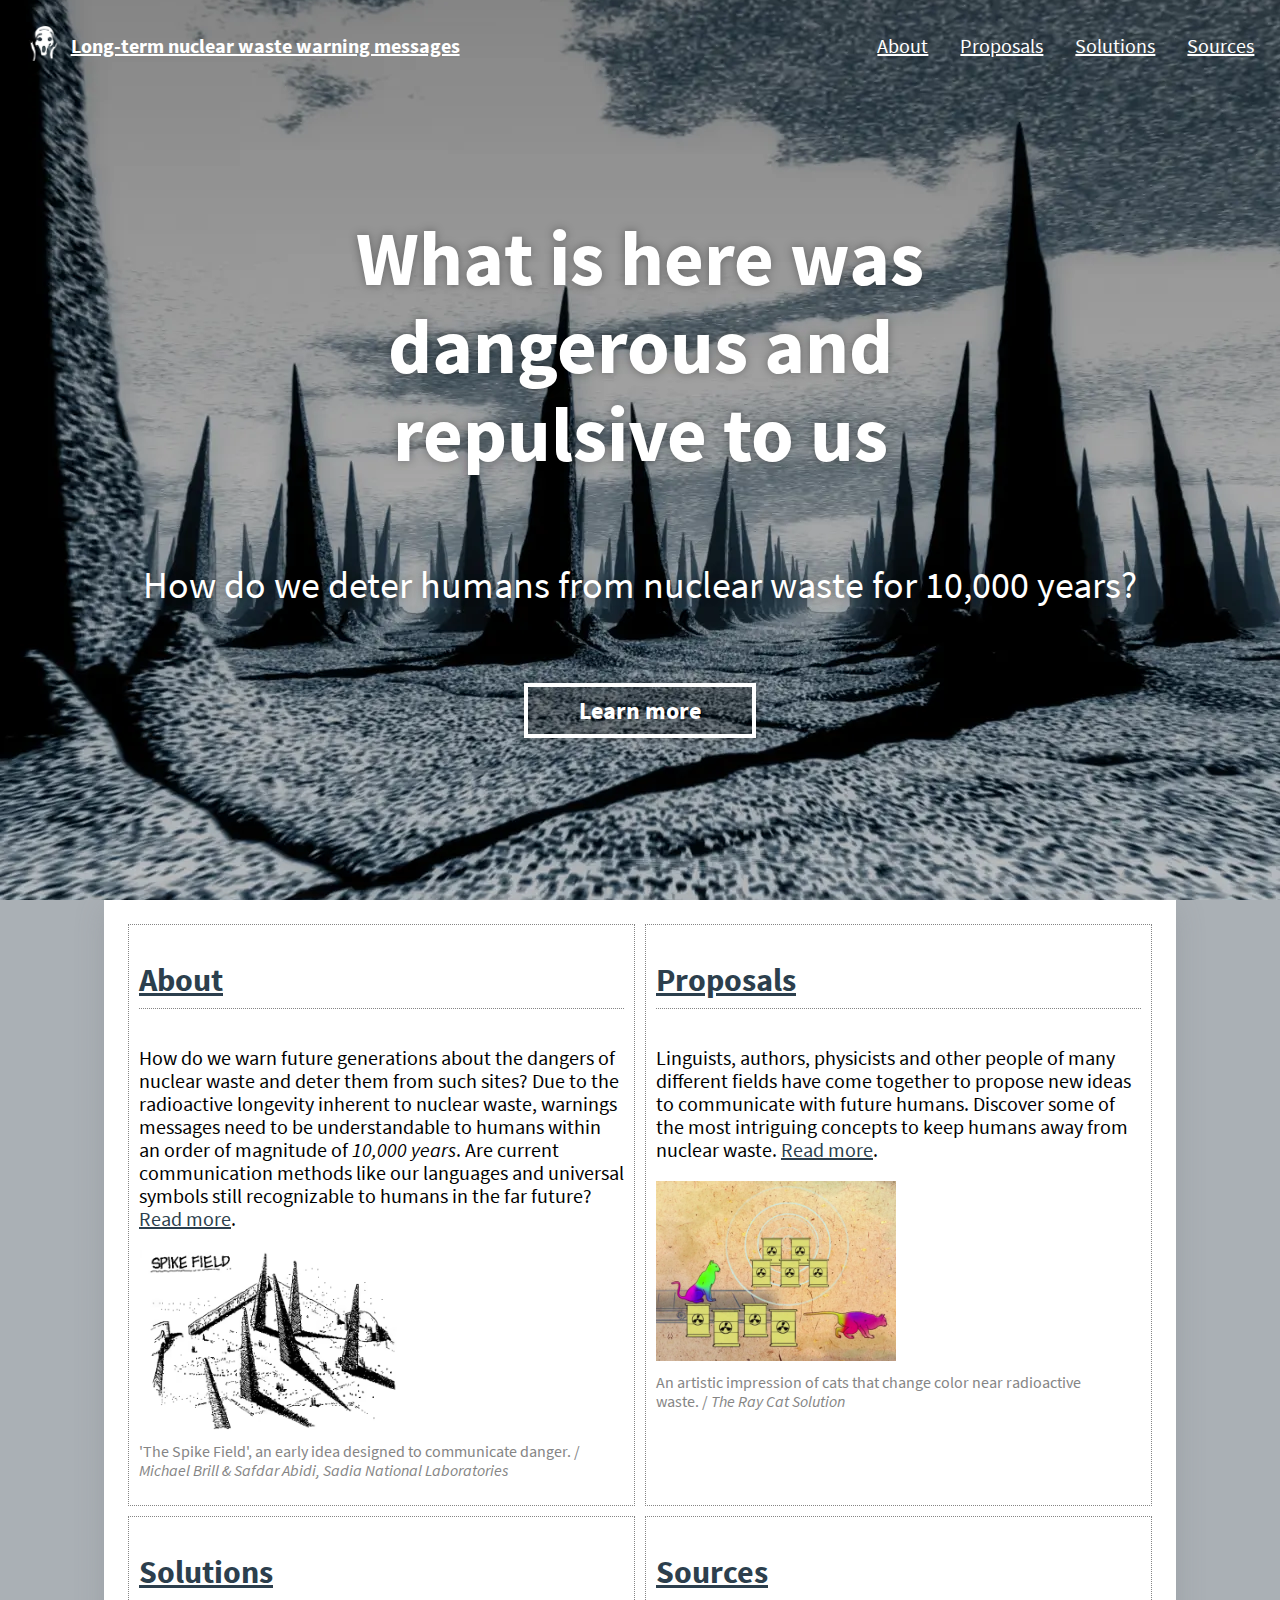
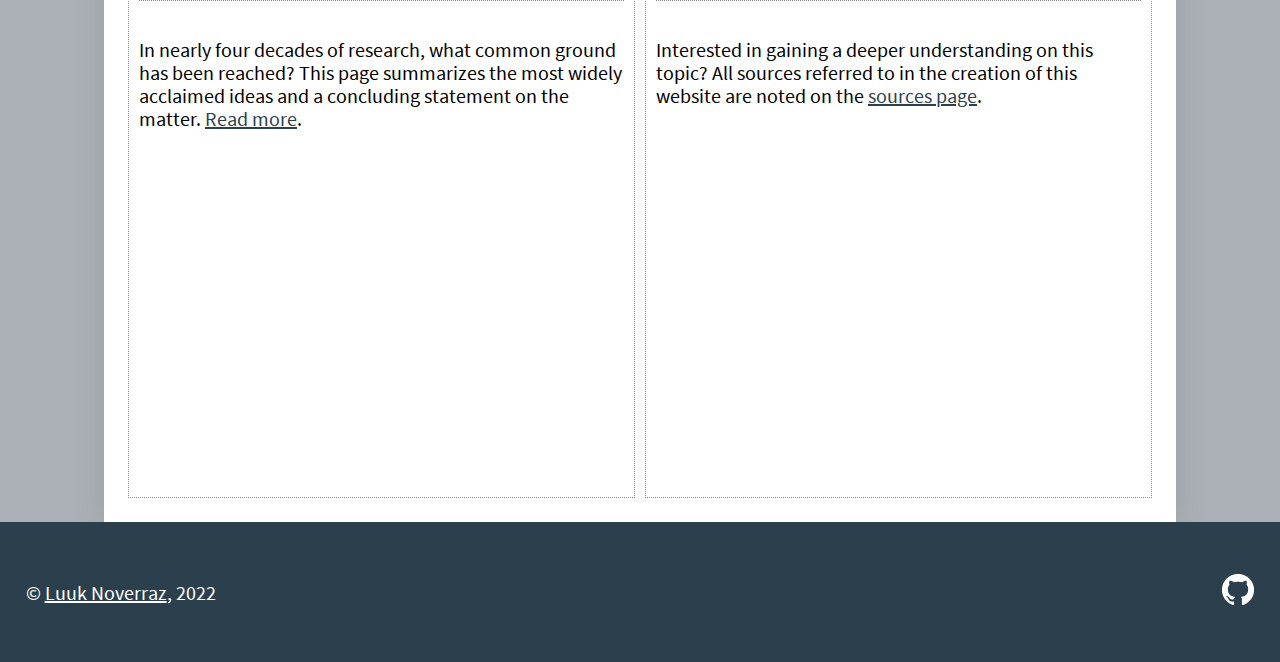
<file: index.html>
<!-- Website is hosted at https://oege.ie.hva.nl/~noverrl/ -->

<!DOCTYPE html>
<html lang="en">
    <head>
        <meta charset="utf-8">
        <meta name="viewport" content="width=device-width, initial-scale=1.0">
        <title>LTNWWM</title>
        <link href="style/normalize.css" rel="stylesheet" type="text/css">
        <link href="style/main.css" rel="stylesheet" type="text/css">
        <script src="script.js" async defer></script>

        <!-- Favicon -->
        <link rel="apple-touch-icon" sizes="180x180" href="style/icons/apple-touch-icon.png">
        <link rel="icon" type="image/png" sizes="32x32" href="style/icons/favicon-32x32.png">
        <link rel="icon" type="image/png" sizes="16x16" href="style/icons/favicon-16x16.png">
        <link rel="manifest" href="style/icons/site.webmanifest">
        <link rel="mask-icon" href="style/icons/safari-pinned-tab.svg" color="#2c3f4d">
        <link rel="shortcut icon" href="style/icons/favicon.ico">
        <meta name="msapplication-TileColor" content="#2c3f4d">
        <meta name="msapplication-config" content="/style/icons/browserconfig.xml">
        <meta name="theme-color" content="#ffffff">
    </head>
    <body>
        <header>
            <section>
                <a href="index.html"><img src="images/sitelogo.png" alt="LTNWWM Logo"></a>
                <a href="index.html" class="sel">Long-term nuclear waste warning messages</a>
            </section>
            <nav>
                <ul>
                    <li><a href="about.html">About</a></li>
                    <li><a href="proposals.html">Proposals</a></li>
                    <li><a href="solutions.html">Solutions</a></li>
                    <li><a href="sources.html">Sources</a></li>
                </ul>
            </nav>
        </header>
        <main>
            <section class="landing">
                <h1 id="tagline">This place is not a place of honor</h1>
                <h2>How do we deter humans from nuclear waste for 10,000 years?</h2>
                <button type="button" onclick="location.href='#down'">Learn more</button>
            </section>
            <section id="down">
                <article>
                    <h2><a href="about.html">About</a></h2>
                    <p>
                        How do we warn future generations about the dangers of nuclear waste and deter them from such sites? 
                        Due to the radioactive longevity inherent to nuclear waste, warnings messages need to be understandable to humans 
                        within an order of magnitude of <em>10,000 years</em>. Are current communication methods like our languages and universal 
                        symbols still recognizable to humans in the far future? <a href="about.html">Read more</a>.
                    </p>
                    <figure>
                        <img src="images/spikefield.avif" alt="A black and white illustration of a field with portruding spikes.">
                        <figcaption>
                            'The Spike Field', an early idea designed to communicate danger. / <i>Michael Brill & Safdar Abidi, Sadia National Laboratories</i>
                        </figcaption>
                    </figure>
                </article>
                <article>
                    <h2><a href="proposals.html">Proposals</a></h2>
                    <p>
                        Linguists, authors, physicists and other people of many different fields have come together to propose
                        new ideas to communicate with future humans. Discover some of the most intriguing concepts to keep humans away from nuclear waste. 
                        <a href="proposals.html">Read more</a>.
                    </p>
                    <figure>
                        <img src="images/glowingcat.webp" alt="Two neon colored cats besides multiple radioactive barrels.">
                        <figcaption>
                            An artistic impression of cats that change color near radioactive waste. / <i>The Ray Cat Solution</i>
                        </figcaption>
                    </figure>
                </article>
                <article>
                    <h2><a href="solutions.html">Solutions</a></h2>
                    <p>
                        In nearly four decades of research, what common ground has been reached? This page summarizes the
                        most widely acclaimed ideas and a concluding statement on the matter. <a href="solutions.html">Read more</a>.
                    </p>
                </article>
                <article>
                    <h2><a href="sources.html">Sources</a></h2>
                    <p>
                        Interested in gaining a deeper understanding on this topic? All sources referred to in the creation of
                        this website are noted on the <a href="sources.html">sources page</a>.
                    </p>
                </article>
            </section>
        </main>
        <footer>
            <p>&copy; <a href="https://luuknoverraz.nl" target="_blank">Luuk Noverraz</a>, 2022</p>
            <a href="https://github.com/LuukNoverraz/LTNWWM" target="_blank"><img src="images/github.png" alt="GitHub"></a>
        </footer>
    </body>
</html>
</file>
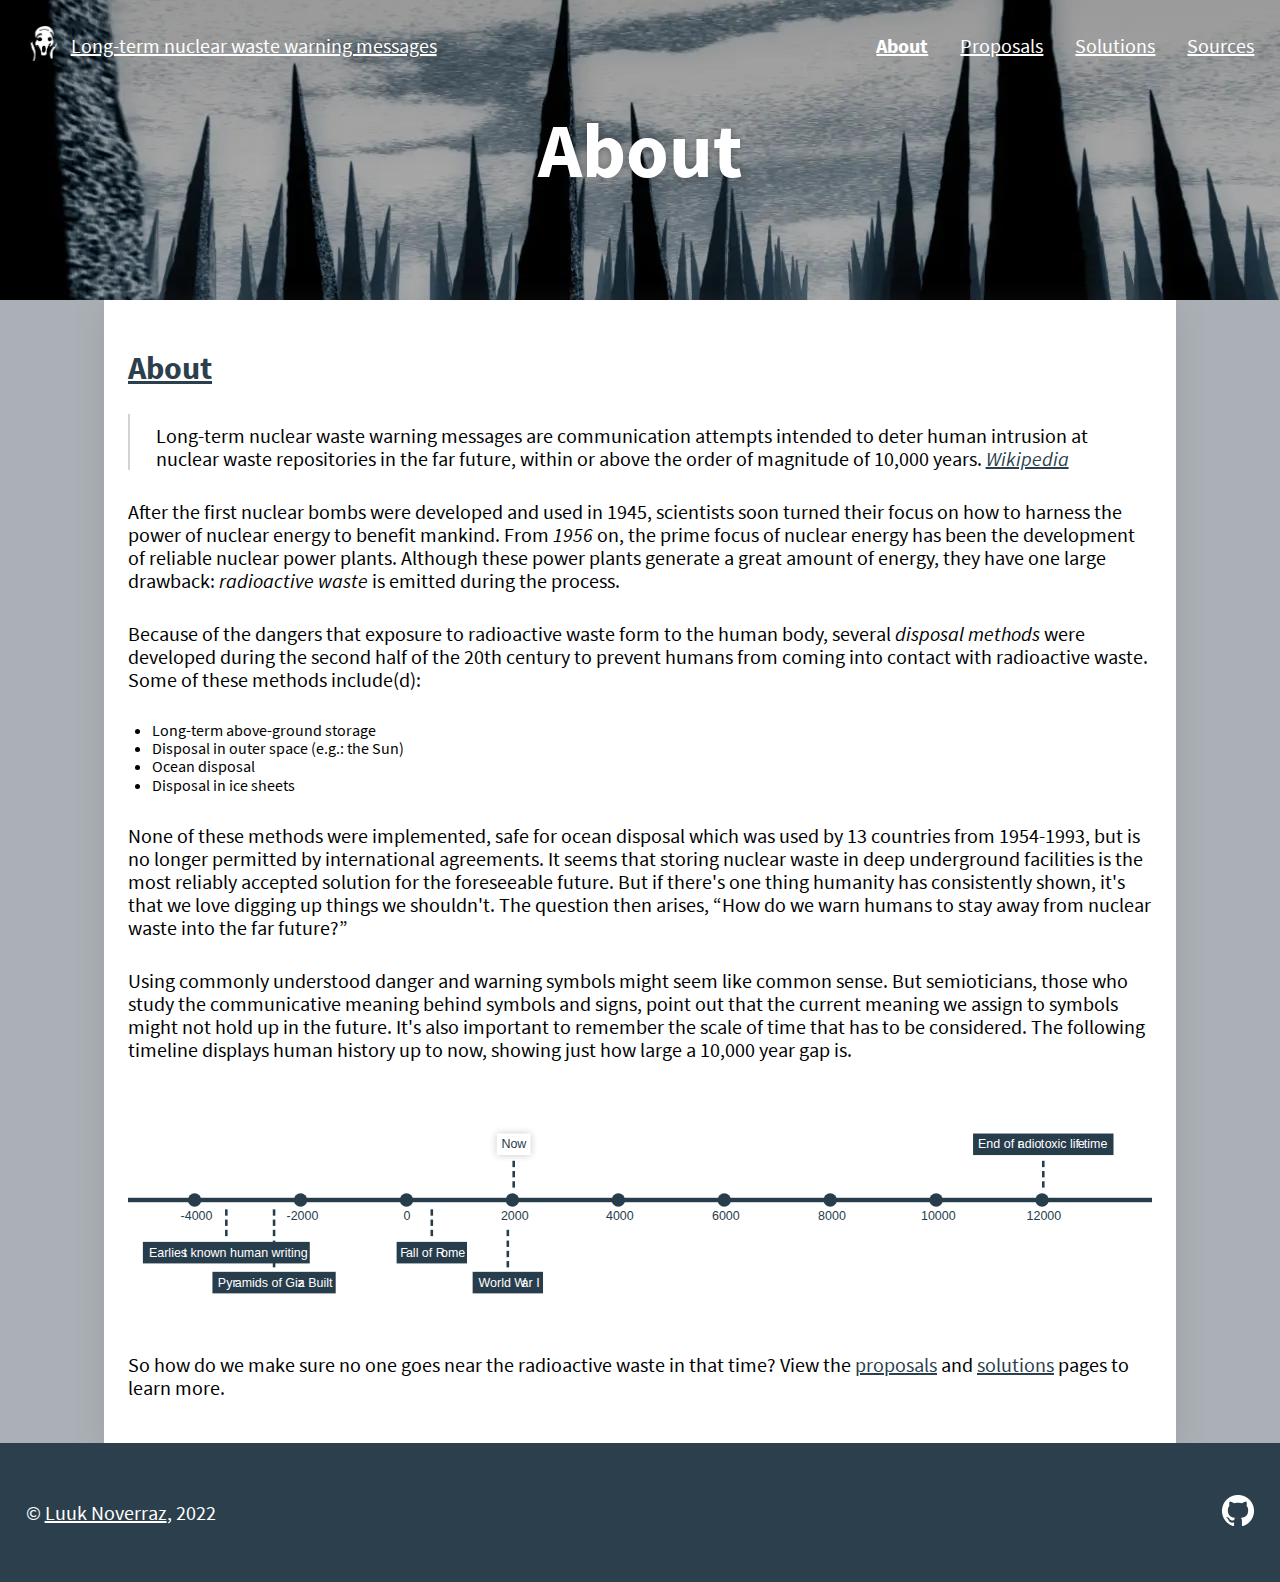
<file: about.html>
<!-- Website is hosted at https://oege.ie.hva.nl/~noverrl/ -->

<!DOCTYPE html>
<html lang="en">
    <head>
        <meta charset="utf-8">
        <meta name="viewport" content="width=device-width, initial-scale=1.0">
        <title>LTNWWM / About</title>
        <link href="style/normalize.css" rel="stylesheet" type="text/css">
        <link href="style/main.css" rel="stylesheet" type="text/css">
        <script src="script.js" async defer></script>

        <!-- Favicon -->
        <link rel="apple-touch-icon" sizes="180x180" href="style/icons/apple-touch-icon.png">
        <link rel="icon" type="image/png" sizes="32x32" href="style/icons/favicon-32x32.png">
        <link rel="icon" type="image/png" sizes="16x16" href="style/icons/favicon-16x16.png">
        <link rel="manifest" href="style/icons/site.webmanifest">
        <link rel="mask-icon" href="style/icons/safari-pinned-tab.svg" color="#2c3f4d">
        <link rel="shortcut icon" href="style/icons/favicon.ico">
        <meta name="msapplication-TileColor" content="#2c3f4d">
        <meta name="msapplication-config" content="/style/icons/browserconfig.xml">
        <meta name="theme-color" content="#ffffff">
    </head>
    <body>
        <header>
            <section>
                <a href="index.html"><img src="images/sitelogo.png" alt="LTNWWM Logo"></a>
                <a href="index.html">Long-term nuclear waste warning messages</a>
            </section>
            <nav>
                <ul>
                    <li><a href="about.html" class="sel">About</a></li>
                    <li><a href="proposals.html">Proposals</a></li>
                    <li><a href="solutions.html">Solutions</a></li>
                    <li><a href="sources.html">Sources</a></li>
                </ul>
            </nav>
        </header>
        <main>
            <section class="landing info-header">
                <h1>About</h1>
            </section>
            <section>
                <article>
                    <h2><a href="sources.html">About</a></h2>
                    <blockquote>
                        Long-term nuclear waste warning messages are communication attempts intended 
                        to deter human intrusion at nuclear waste repositories in the far future, within 
                        or above the order of magnitude of 10,000 years. 
                        <a href="https://en.wikipedia.org/wiki/Long-term_nuclear_waste_warning_messages" target="_blank"><em>Wikipedia</em></a>
                    </blockquote>
                    <p>
                        After the first nuclear bombs were developed and used in 1945, scientists soon turned their focus on how to harness
                        the power of nuclear energy to benefit mankind. From <em>1956</em> on, the prime focus of nuclear energy has been
                        the development of reliable nuclear power plants. Although these power plants generate a great amount of
                        energy, they have one large drawback: <em>radioactive waste</em> is emitted during the process.
                    </p>
                    <p>
                        Because of the dangers that exposure to radioactive waste form to the human body, several <em>disposal methods</em>
                        were developed during the second half of the 20th century to prevent humans from coming into contact with
                        radioactive waste. Some of these methods include(d):
                    </p>
                    <ul>
                        <li>Long-term above-ground storage</li>
                        <li>Disposal in outer space (e.g.: the Sun)</li>
                        <li>Ocean disposal</li>
                        <li>Disposal in ice sheets</li>
                    </ul>
                    <p>
                        None of these methods were implemented, safe for ocean disposal which was used by 13 countries from 1954-1993,
                        but is no longer permitted by international agreements. It seems that storing nuclear waste in deep underground facilities is
                        the most reliably accepted solution for the foreseeable future. But if there's one thing humanity has consistently shown,
                        it's that we love digging up things we shouldn't. The question then arises, <q>How do we warn humans to stay away
                        from nuclear waste into the far future?</q> 
                    </p>
                    <p>
                        Using commonly understood danger and warning symbols might seem like common sense. But semioticians, those who study
                        the communicative meaning behind symbols and signs, point out that the current meaning we assign to symbols might not
                        hold up in the future. It's also important to remember the scale of time that has to be considered. The following timeline
                        displays human history up to now, showing just how large a 10,000 year gap is.
                    </p>
                    <img src="images/radiotoxic_lifetime_timeline.svg" alt="A timeline displaying major events in human history, then a large gap until the year 12000.">
                    <p>
                        So how do we make sure no one goes near the radioactive waste in that time? View the <a href="proposals.html">proposals</a> and 
                        <a href="solutions.html">solutions</a> pages to learn more.</p>
                </article>
            </section>
        </main>
        <footer>
            <p>&copy; <a href="https://luuknoverraz.nl" target="_blank">Luuk Noverraz</a>, 2022</p>
            <a href="https://github.com/LuukNoverraz/LTNWWM" target="_blank"><img src="images/github.png" alt="GitHub"></a>
        </footer>
    </body>
</html>
</file>
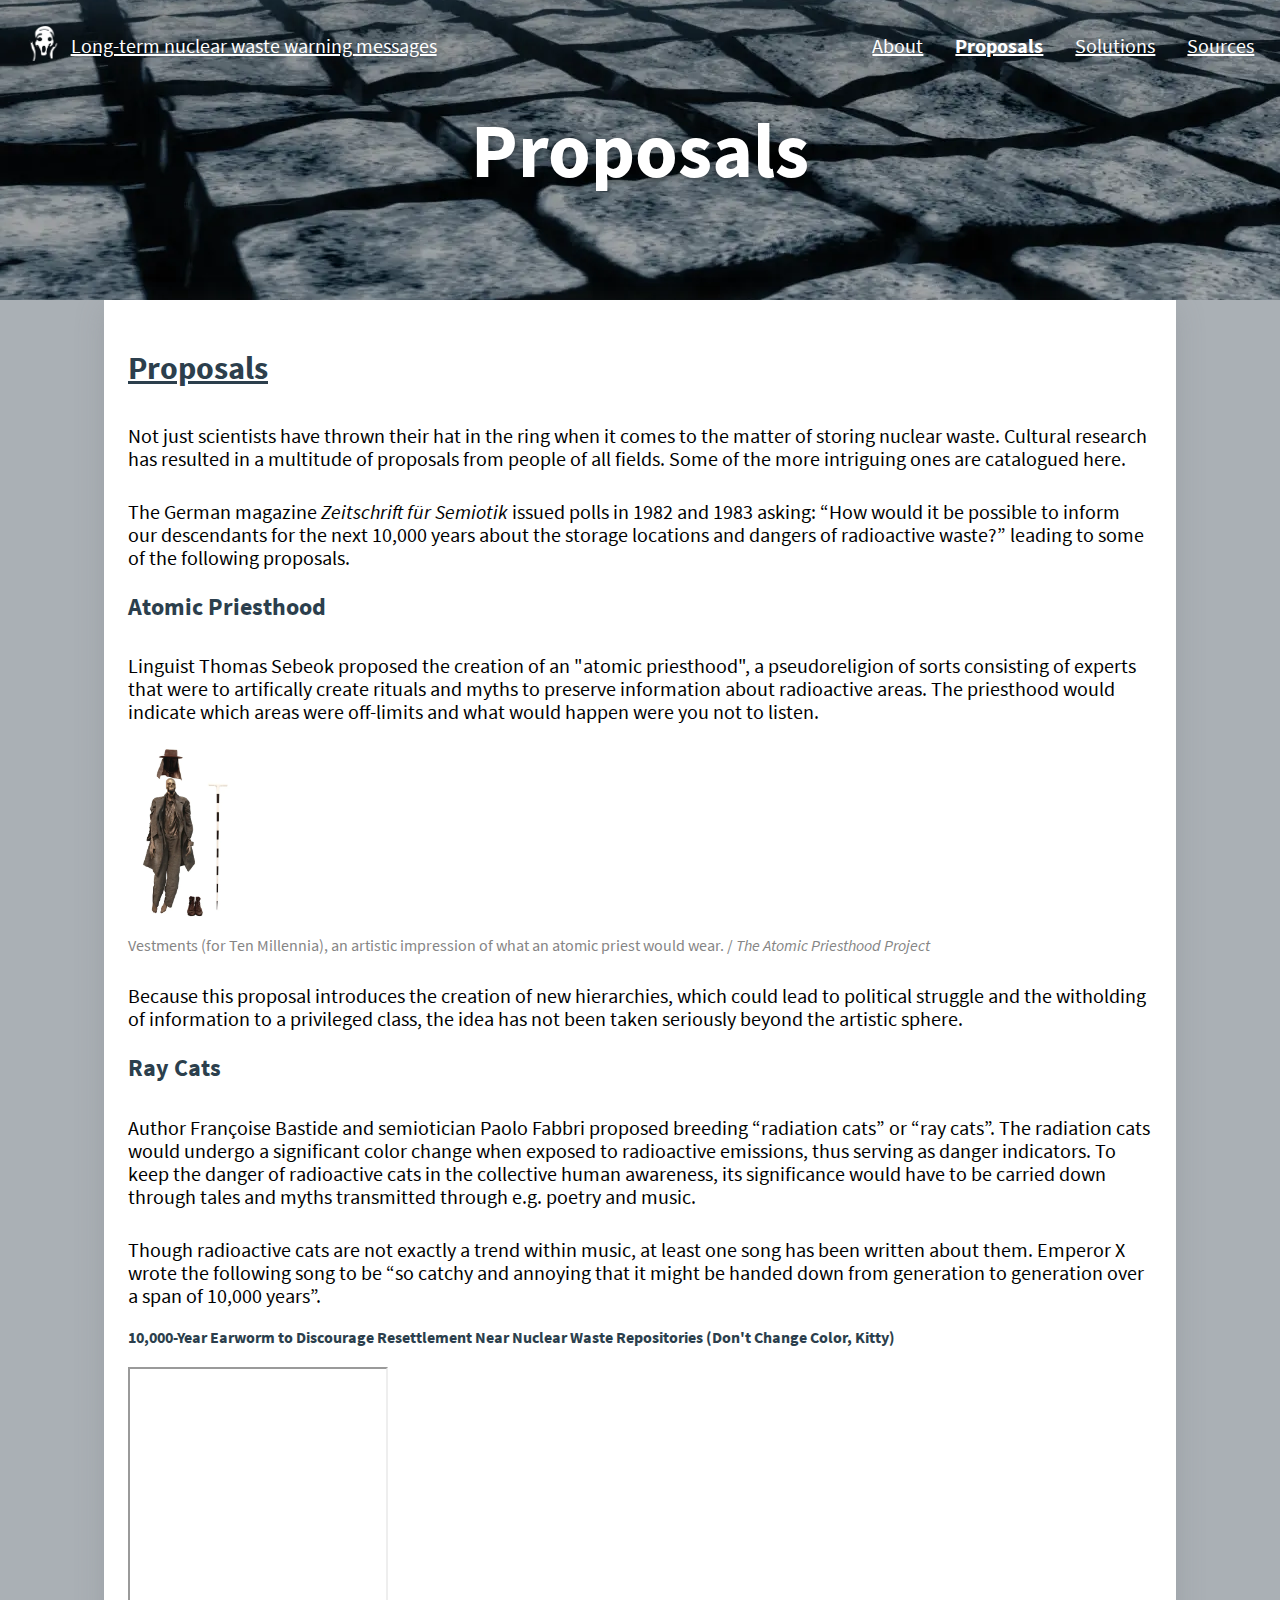
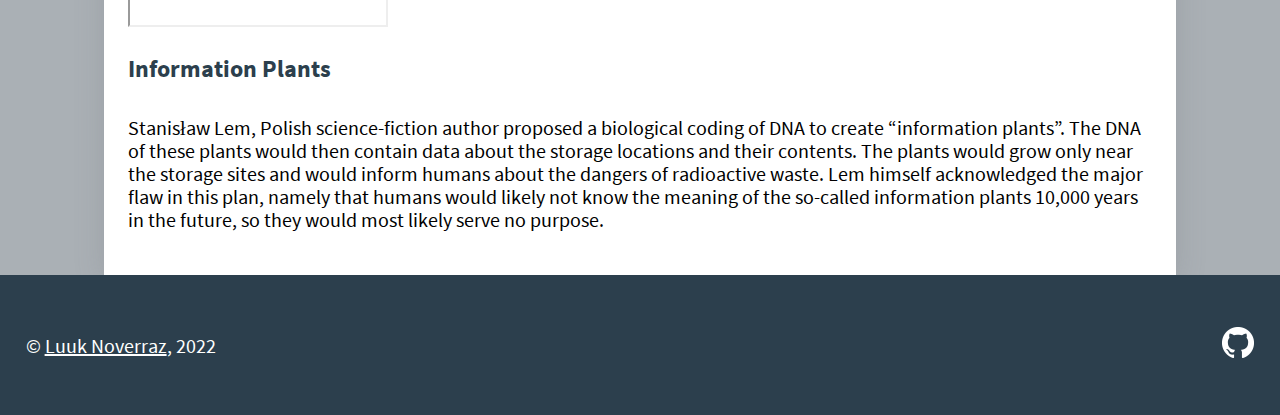
<file: proposals.html>
<!-- Website is hosted at https://oege.ie.hva.nl/~noverrl/ -->

<!DOCTYPE html>
<html lang="en">
    <head>
        <meta charset="utf-8">
        <meta name="viewport" content="width=device-width, initial-scale=1.0">
        <title>LTNWWM / Proposals</title>
        <link href="style/normalize.css" rel="stylesheet" type="text/css">
        <link href="style/main.css" rel="stylesheet" type="text/css">
        <script src="script.js" async defer></script>

        <!-- Favicon -->
        <link rel="apple-touch-icon" sizes="180x180" href="style/icons/apple-touch-icon.png">
        <link rel="icon" type="image/png" sizes="32x32" href="style/icons/favicon-32x32.png">
        <link rel="icon" type="image/png" sizes="16x16" href="style/icons/favicon-16x16.png">
        <link rel="manifest" href="style/icons/site.webmanifest">
        <link rel="mask-icon" href="style/icons/safari-pinned-tab.svg" color="#2c3f4d">
        <link rel="shortcut icon" href="style/icons/favicon.ico">
        <meta name="msapplication-TileColor" content="#2c3f4d">
        <meta name="msapplication-config" content="/style/icons/browserconfig.xml">
        <meta name="theme-color" content="#ffffff">
    </head>
    <body>
        <header>
            <section>
                <a href="index.html"><img src="images/sitelogo.png" alt="LTNWWM Logo"></a>
                <a href="index.html">Long-term nuclear waste warning messages</a>
            </section>
            <nav>
                <ul>
                    <li><a href="about.html">About</a></li>
                    <li><a href="proposals.html" class="sel">Proposals</a></li>
                    <li><a href="solutions.html">Solutions</a></li>
                    <li><a href="sources.html">Sources</a></li>
                </ul>
            </nav>
        </header>
        <main>
            <section class="landing info-header">
                <h1>Proposals</h1>
            </section>
            <section>
                <article>
                    <h2><a href="proposals.html">Proposals</a></h2>
                    <p>Not just scientists have thrown their hat in the ring when it comes to the matter of storing nuclear waste.
                    Cultural research has resulted in a multitude of proposals from people of all fields. Some of the more intriguing ones
                    are catalogued here.</p>

                    <p>The German magazine <em>Zeitschrift für Semiotik</em> issued polls in 1982 and 1983 asking:
                    <q>How would it be possible to inform our descendants for the next 10,000 years about the storage locations and dangers of radioactive waste?</q>
                    leading to some of the following proposals.</p>

                    <h3>Atomic Priesthood</h3>
                    <p>Linguist Thomas Sebeok proposed the creation of an "atomic priesthood", a pseudoreligion of sorts
                    consisting of experts that were to artifically create rituals and myths to preserve information about radioactive areas.
                    The priesthood would indicate which areas were off-limits and what would happen were you not to listen.
                    </p>
                    <figure>
                        <img src="images/priesthood.webp" alt="A decomposed model of a human body wearing vestments, with boots and a hat in frame.">
                        <figcaption>
                            Vestments (for Ten Millennia), an artistic impression of what an atomic priest would wear. / <i>The Atomic Priesthood Project</i>
                        </figcaption>
                    </figure>
                    <p>Because this proposal introduces the creation of new hierarchies, which could lead to political struggle and the witholding of information
                    to a privileged class, the idea has not been taken seriously beyond the artistic sphere.</p>

                    <h3>Ray Cats</h3>
                    <p>Author Françoise Bastide and semiotician Paolo Fabbri proposed breeding <q>radiation cats</q> or <q>ray cats</q>.
                    The radiation cats would undergo a significant color change when exposed to radioactive emissions, thus serving as danger indicators.
                    To keep the danger of radioactive cats in the collective human awareness, its significance would have to be carried down through tales and myths
                    transmitted through e.g. poetry and music.</p>

                    <p>Though radioactive cats are not exactly a trend within music, at least one song has been written about them. Emperor X wrote the following song to be
                    <q>so catchy and annoying that it might be handed down from generation to generation over a span of 10,000 years</q>.
                    </p>

                    <h4>10,000-Year Earworm to Discourage Resettlement Near Nuclear Waste Repositories (Don't Change Color, Kitty)</h4>
                    <iframe width="256" height="256" src="https://www.youtube.com/embed/amn3kn0XPLQ" title="10,000-Year Earworm to Discourage Resettlement Near Nuclear Waste Repositories (Don't Change..." allow="accelerometer; autoplay; clipboard-write; encrypted-media; gyroscope; picture-in-picture" allowfullscreen></iframe>

                    <h3>Information Plants</h3>
                    <p>
                        Stanisław Lem, Polish science-fiction author proposed a biological coding of DNA to create <q>information plants</q>.
                        The DNA of these plants would then contain data about the storage locations and their contents.
                        The plants would grow only near the storage sites and would inform humans about the dangers of radioactive waste.
                        Lem himself acknowledged the major flaw in this plan, namely that humans would likely not know the meaning of the so-called
                        information plants 10,000 years in the future, so they would most likely serve no purpose.
                    </p>
                </article>
            </section>
        </main>
        <footer>
            <p>&copy; <a href="https://luuknoverraz.nl" target="_blank">Luuk Noverraz</a>, 2022</p>
            <a href="https://github.com/LuukNoverraz/LTNWWM" target="_blank"><img src="images/github.png" alt="GitHub"></a>
        </footer>
    </body>
</html>
</file>
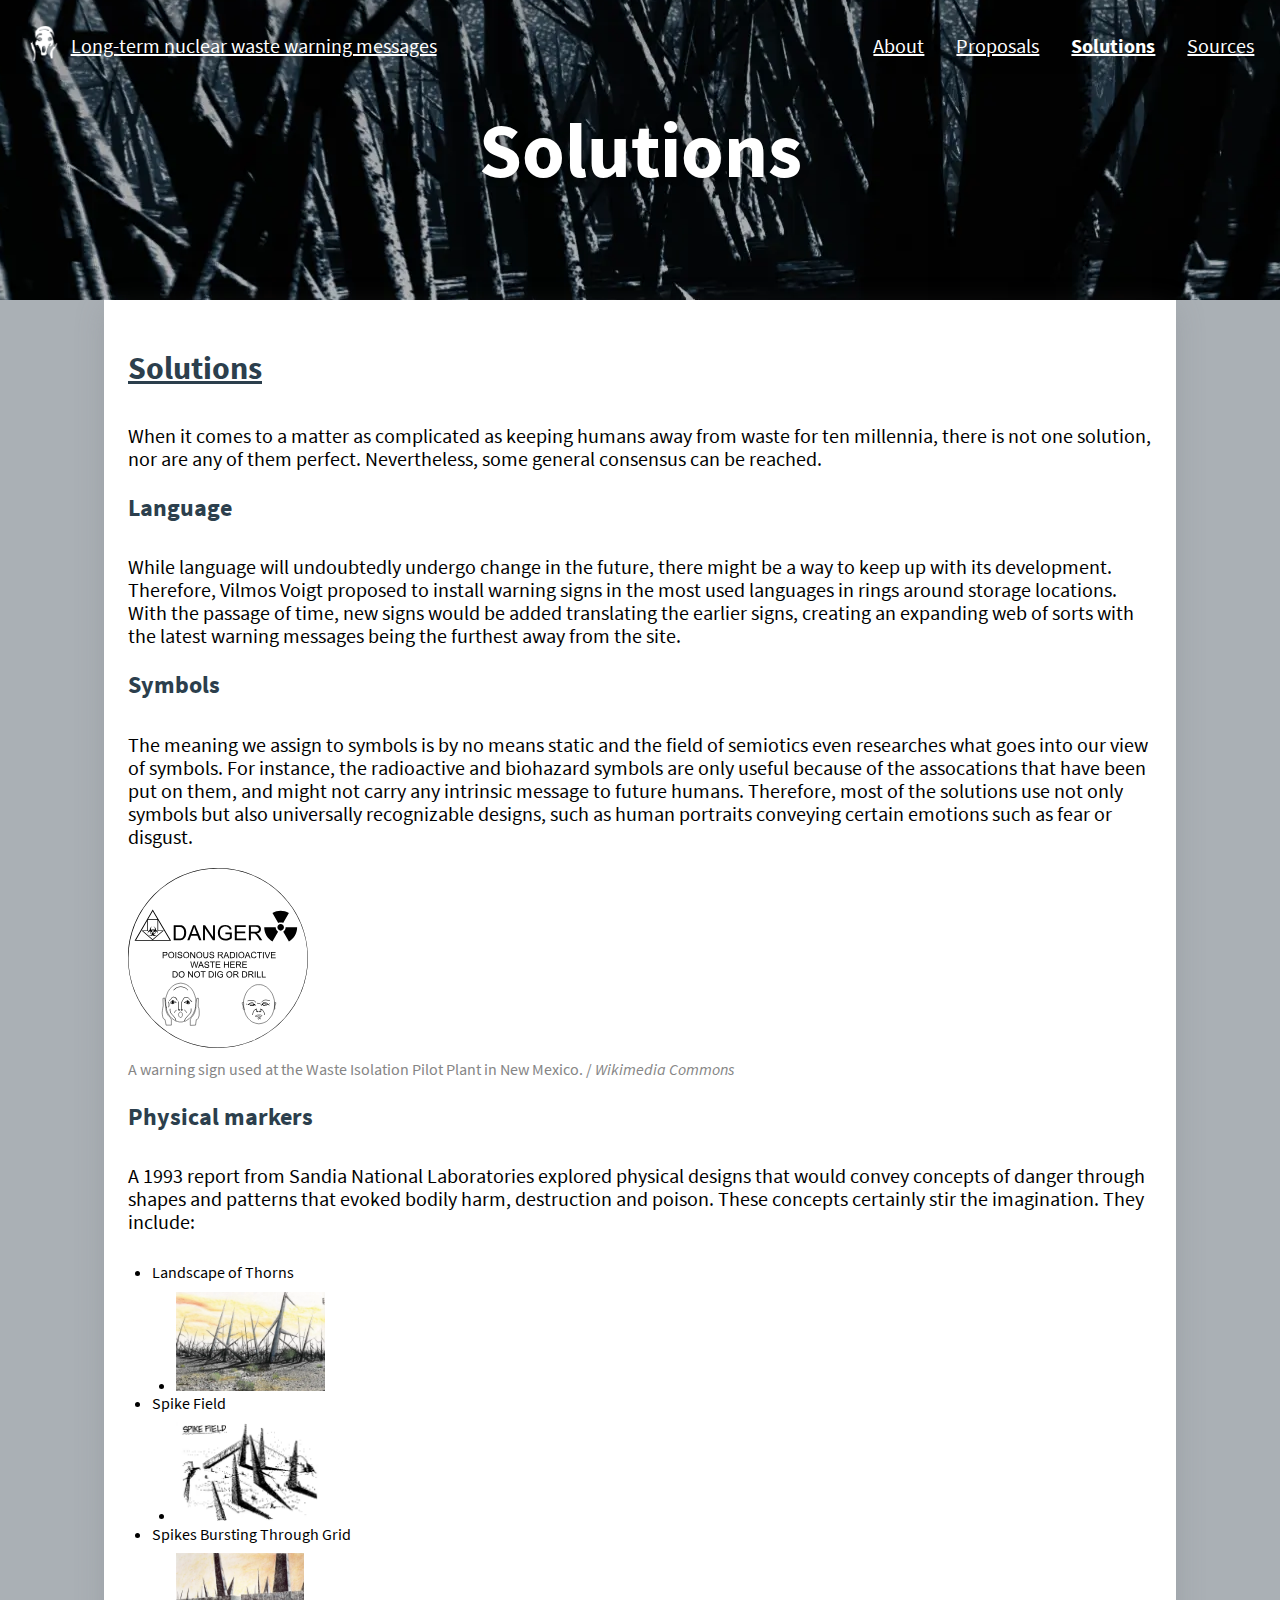
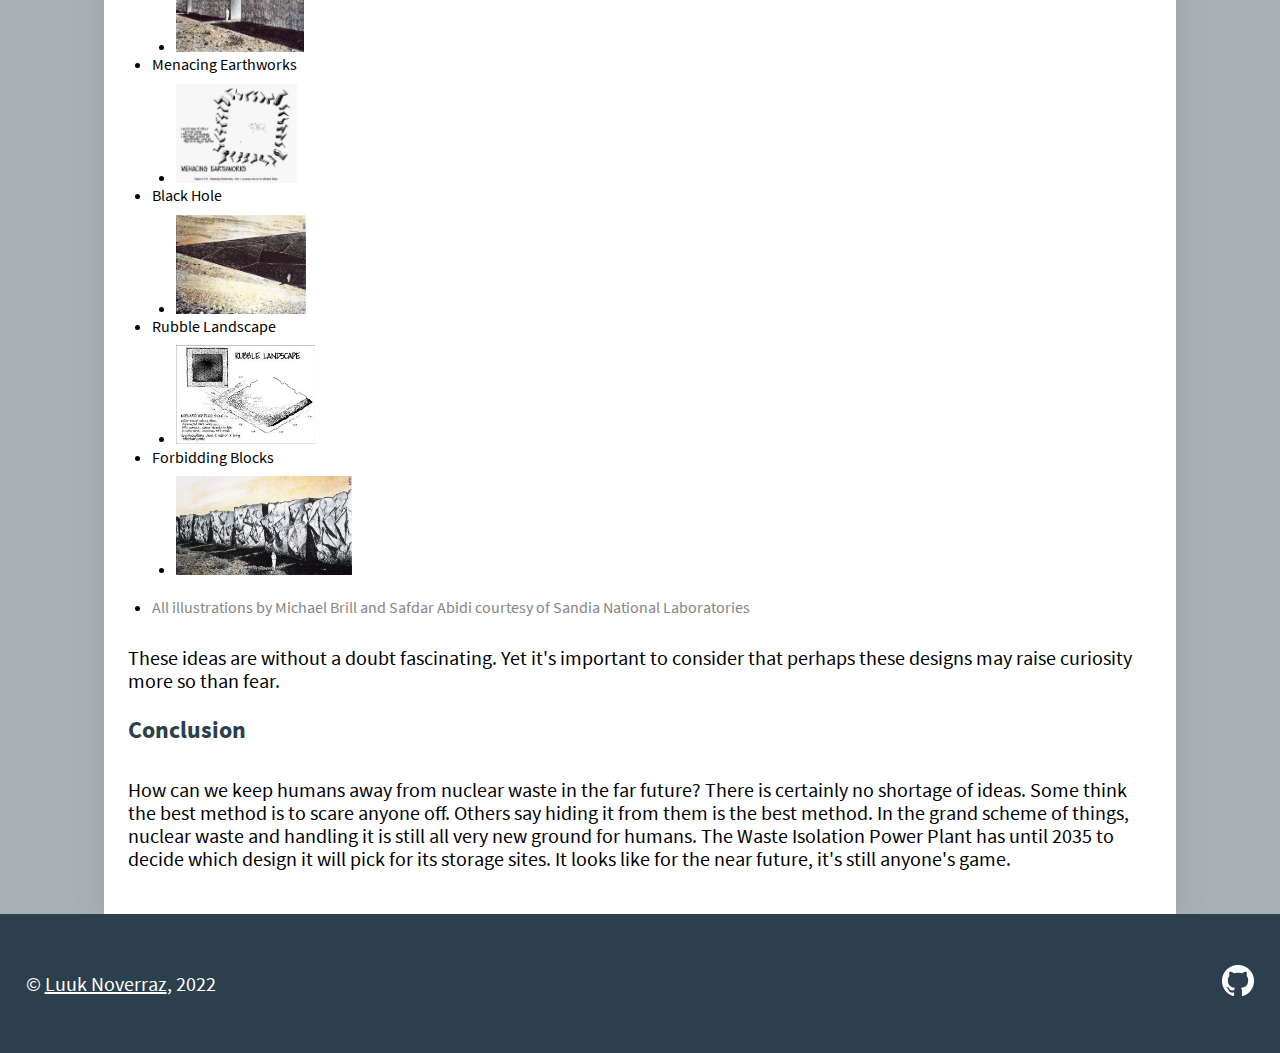
<file: solutions.html>
<!-- Website is hosted at https://oege.ie.hva.nl/~noverrl/ -->

<!DOCTYPE html>
<html lang="en">
    <head>
        <meta charset="utf-8">
        <meta name="viewport" content="width=device-width, initial-scale=1.0">
        <title>LTNWWM / Solutions</title>
        <link href="style/normalize.css" rel="stylesheet" type="text/css">
        <link href="style/main.css" rel="stylesheet" type="text/css">
        <script src="script.js" async defer></script>

        <!-- Favicon -->
        <link rel="apple-touch-icon" sizes="180x180" href="style/icons/apple-touch-icon.png">
        <link rel="icon" type="image/png" sizes="32x32" href="style/icons/favicon-32x32.png">
        <link rel="icon" type="image/png" sizes="16x16" href="style/icons/favicon-16x16.png">
        <link rel="manifest" href="style/icons/site.webmanifest">
        <link rel="mask-icon" href="style/icons/safari-pinned-tab.svg" color="#2c3f4d">
        <link rel="shortcut icon" href="style/icons/favicon.ico">
        <meta name="msapplication-TileColor" content="#2c3f4d">
        <meta name="msapplication-config" content="/style/icons/browserconfig.xml">
        <meta name="theme-color" content="#ffffff">
    </head>
    <body>
        <header>
            <section>
                <a href="index.html"><img src="images/sitelogo.png" alt="LTNWWM Logo"></a>
                <a href="index.html">Long-term nuclear waste warning messages</a>
            </section>
            <nav>
                <ul>
                    <li><a href="about.html">About</a></li>
                    <li><a href="proposals.html">Proposals</a></li>
                    <li><a href="solutions.html" class="sel">Solutions</a></li>
                    <li><a href="sources.html">Sources</a></li>
                </ul>
            </nav>
        </header>
        <main>
            <section class="landing info-header">
                <h1>Solutions</h1>
            </section>
            <section>
                <article>
                    <h2><a href="solutions.html">Solutions</a></h2>
                    <p>
                        When it comes to a matter as complicated as keeping humans away from waste for ten millennia, there is not one solution, 
                        nor are any of them perfect. Nevertheless, some general consensus can be reached.
                    </p>
                    <h3>Language</h3>
                    <p>
                        While language will undoubtedly undergo change in the future, there might be a way to keep up with its development.
                        Therefore, Vilmos Voigt proposed to install warning signs in the most used languages in rings around storage locations.
                        With the passage of time, new signs would be added translating the earlier signs, creating an expanding web of sorts with the
                        latest warning messages being the furthest away from the site.
                    </p>
                    <h3>Symbols</h3>
                    <p>
                        The meaning we assign to symbols is by no means static and the field of semiotics even researches what goes into our view of symbols.
                        For instance, the radioactive and biohazard symbols are only useful because of the assocations that have been put on them, and might
                        not carry any intrinsic message to future humans. Therefore, most of the solutions use not only symbols but also universally recognizable
                        designs, such as human portraits conveying certain emotions such as fear or disgust.
                    </p>
                    <figure>
                        <img src="images/wipp_markers.svg" alt="A ciruclar marking that says 'POISONOUS RADIOACTIVE WASTE HERE DO NOT DIG OR DRILL' next to two displeased faces.">
                        <figcaption>
                            A warning sign used at the Waste Isolation Pilot Plant in New Mexico. / <i>Wikimedia Commons</i>
                        </figcaption>
                    </figure>
                    <h3>Physical markers</h3>
                    <p>
                        A 1993 report from Sandia National Laboratories explored physical designs that would convey concepts of danger through
                        shapes and patterns that evoked bodily harm, destruction and poison. These concepts certainly stir the imagination. They include:
                    </p>
                    <ul>
                        <li>Landscape of Thorns
                            <ul>
                                <li>
                                    <img src="images/landscapeofthorns.webp" alt="An illustration a landscape with portrudin thorns at various angles.">
                                </li>
                            </ul>
                        </li>
                        <li>Spike Field
                            <ul>
                                <li>
                                    <img src="images/spikefield.avif" alt="A black and white illustration of a field with portruding spikes.">
                                </li>
                            </ul>
                        </li>
                        <li>Spikes Bursting Through Grid
                            <ul>
                                <li>
                                    <img src="images/spikesthroughgrid.webp" alt="An illustration of a man standing in front a large grid with spikes bursting out of it.">
                                </li>
                            </ul>
                        </li>
                        <li>Menacing Earthworks
                            <ul>
                                <li>
                                    <img src="images/menacingearthworks.webp" alt="A black and white illustration of a field with portruding spikes.">
                                </li>
                            </ul>
                        </li>
                        <li>Black Hole
                            <ul>
                                <li>
                                    <img src="images/blackhole.webp" alt="A black and white illustration of a large dark slab that absorbs the heat of the sun creating a zone of high temperatures.">
                                </li>
                            </ul>
                        </li>
                        <li>Rubble Landscape
                            <ul>
                                <li>
                                    <img src="images/rubblelandscape.webp" alt="A black and white illustration of a large square-shaped pile of dynamited rock.">
                                </li>
                            </ul>
                        </li>
                        <li>Forbidding Blocks
                            <ul>
                                <li>
                                    <img src="images/forbiddingblocks.webp" alt="An illustration of a man standing in front a large set of blocks.">
                                </li>
                            </ul>
                        </li>
                        <li>
                            <p>All illustrations by Michael Brill and Safdar Abidi courtesy of Sandia National Laboratories</p>
                        </li>
                    </ul>
                    <p>
                        These ideas are without a doubt fascinating. Yet it's important to consider that perhaps these designs may raise curiosity more so than fear. 
                    </p>
                    <h3>Conclusion</h3>
                    <p>
                        How can we keep humans away from nuclear waste in the far future? There is certainly no shortage of ideas.
                        Some think the best method is to scare anyone off. Others say hiding it from them is the best method.
                        In the grand scheme of things, nuclear waste and handling it is still all very new ground for humans.
                        The Waste Isolation Power Plant has until 2035 to decide which design it will pick for its storage sites.
                        It looks like for the near future, it's still anyone's game.
                    </p>
                </article>
            </section>
        </main>
        <footer>
            <p>&copy; <a href="https://luuknoverraz.nl" target="_blank">Luuk Noverraz</a>, 2022</p>
            <a href="https://github.com/LuukNoverraz/LTNWWM" target="_blank"><img src="images/github.png" alt="GitHub"></a>
        </footer>
    </body>
</html>
</file>
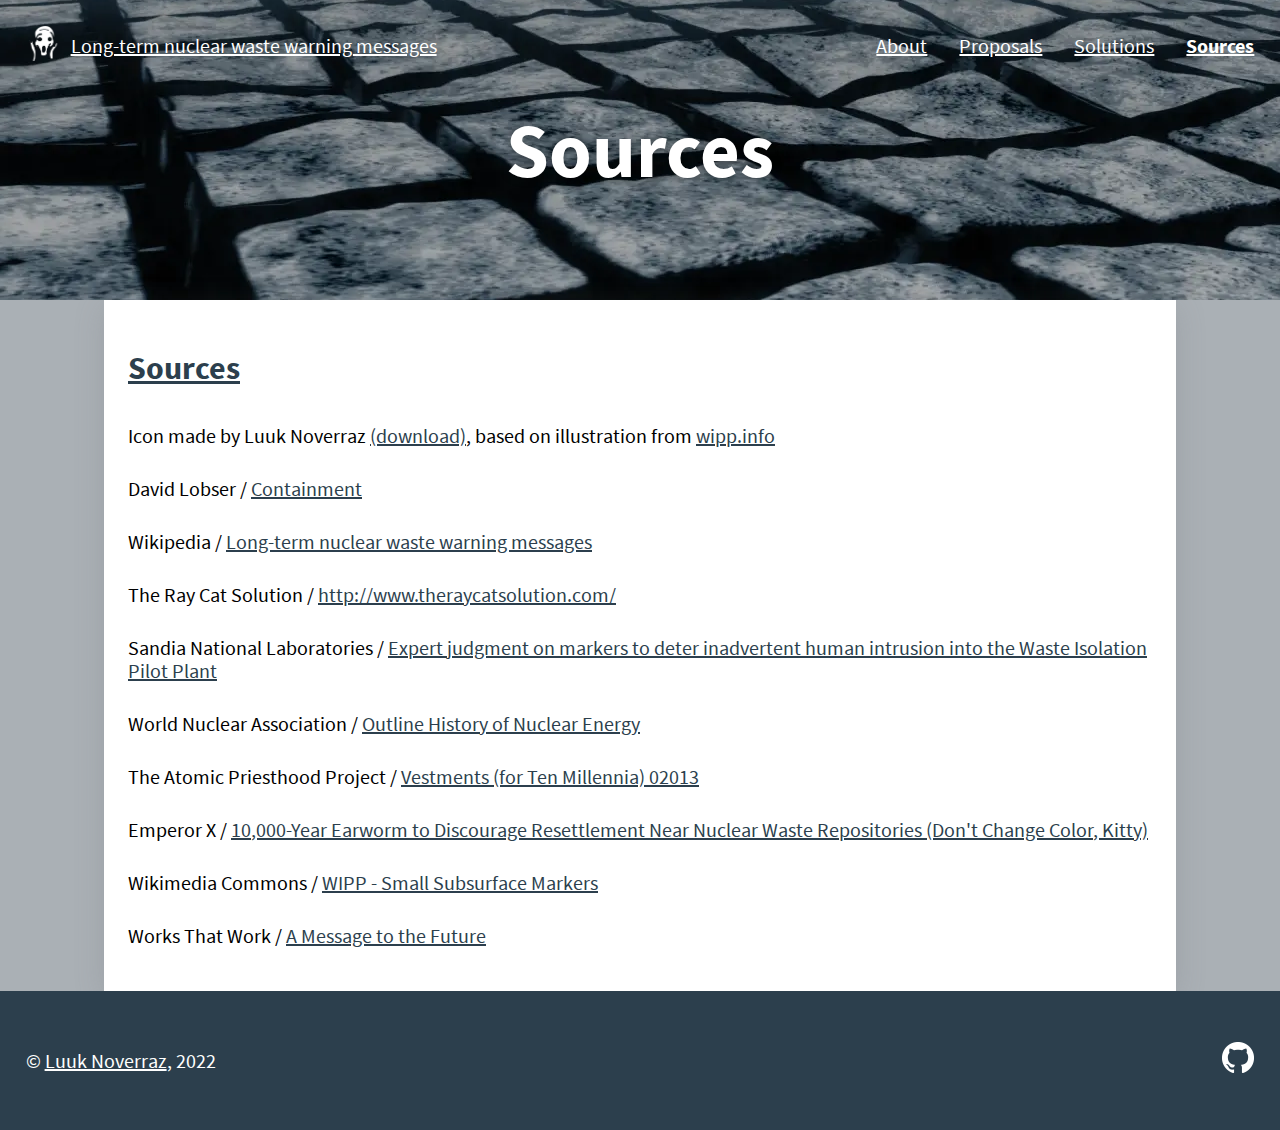
<file: sources.html>
<!-- Website is hosted at https://oege.ie.hva.nl/~noverrl/ -->

<!DOCTYPE html>
<html lang="en">
    <head>
        <meta charset="utf-8">
        <meta name="viewport" content="width=device-width, initial-scale=1.0">
        <title>LTNWWM / Sources</title>
        <link href="style/normalize.css" rel="stylesheet" type="text/css">
        <link href="style/main.css" rel="stylesheet" type="text/css">
        <script src="script.js" async defer></script>

        <!-- Favicon -->
        <link rel="apple-touch-icon" sizes="180x180" href="style/icons/apple-touch-icon.png">
        <link rel="icon" type="image/png" sizes="32x32" href="style/icons/favicon-32x32.png">
        <link rel="icon" type="image/png" sizes="16x16" href="style/icons/favicon-16x16.png">
        <link rel="manifest" href="style/icons/site.webmanifest">
        <link rel="mask-icon" href="style/icons/safari-pinned-tab.svg" color="#2c3f4d">
        <link rel="shortcut icon" href="style/icons/favicon.ico">
        <meta name="msapplication-TileColor" content="#2c3f4d">
        <meta name="msapplication-config" content="/style/icons/browserconfig.xml">
        <meta name="theme-color" content="#ffffff">
    </head>
    <body>
        <header>
            <section>
                <a href="index.html"><img src="images/sitelogo.png" alt="LTNWWM Logo"></a>
                <a href="index.html">Long-term nuclear waste warning messages</a>
            </section>
            <nav>
                <ul>
                    <li><a href="about.html">About</a></li>
                    <li><a href="proposals.html">Proposals</a></li>
                    <li><a href="solutions.html">Solutions</a></li>
                    <li><a href="sources.html" class="sel">Sources</a></li>
                </ul>
            </nav>
        </header>
        <main>
            <section class="landing info-header">
                <h1>Sources</h1>
            </section>
            <section>
                <article>
                    <h2><a href="sources.html">Sources</a></h2>
                    <p>
                        Icon made by Luuk Noverraz <a href="images/sitelogo.png" download>(download)</a>, based on illustration from <a href="https://wipp.info/danger.gif" target="_blank">wipp.info</a>
                    </p>
                    <p>
                        David Lobser / <a href="https://dlobser.com/Containment" target="_blank">Containment</a>
                    </p>
                    <p>
                        Wikipedia / <a href="https://en.wikipedia.org/wiki/Long-term_nuclear_waste_warning_messages" target="_blank">Long-term nuclear waste warning messages</a>
                    </p>
                    <p>
                        The Ray Cat Solution / <a href="http://www.theraycatsolution.com/" target="_blank">http://www.theraycatsolution.com/</a>
                    </p>
                    <p>
                        Sandia National Laboratories / <a href="https://digital.library.unt.edu/ark:/67531/metadc1279277/m1/1/" target="_blank">Expert judgment on markers to deter inadvertent human intrusion into the Waste Isolation Pilot Plant</a>
                    </p>
                    <p>
                        World Nuclear Association / <a href="https://world-nuclear.org/information-library/current-and-future-generation/outline-history-of-nuclear-energy.aspx" target="_blank">Outline History of Nuclear Energy</a>
                    </p>
                    <p>
                        The Atomic Priesthood Project / <a href="http://www.theatomicpriesthoodproject.org/artists#/vestments" target="_blank">Vestments (for Ten Millennia) 02013</a>
                    </p>
                    <p>
                        Emperor X / <a href="https://www.youtube.com/watch?v=amn3kn0XPLQ" target="_blank">10,000-Year Earworm to Discourage Resettlement Near Nuclear Waste Repositories (Don't Change Color, Kitty)</a>
                    </p>
                    <p>
                        Wikimedia Commons / <a href="https://commons.wikimedia.org/wiki/File:WIPP_-_Small_Subsurface_Markers.svg" target="_blank">WIPP - Small Subsurface Markers</a>
                    </p>
                    <p>
                        Works That Work / <a href="https://worksthatwork.com/3/message-to-the-future/share/e8758f8c69f28bb2a0a1ff8d8a91196e" target="_blank">A Message to the Future</a>
                    </p>
                </article>
            </section>
        </main>
        <footer>
            <p>&copy; <a href="https://luuknoverraz.nl" target="_blank">Luuk Noverraz</a>, 2022</p>
            <a href="https://github.com/LuukNoverraz/LTNWWM" target="_blank"><img src="images/github.png" alt="GitHub"></a>
        </footer>
    </body>
</html>
</file>
<file: style/main.css>
/* Import fonts using font face */

@font-face {
    font-family: "SourceSansPro";
    src: url(fonts/SourceSansPro.ttf) format("truetype");
    font-weight: normal;
}

@font-face {
    font-family: "SourceSansPro";
    src: url(fonts/SourceSansProItalic.ttf) format("truetype");
    font-style: italic;
}

@font-face {
    font-family: "SourceSansPro";
    src: url(fonts/SourceSansProBold.ttf) format("truetype");
    font-weight: bold;
}

html {
    scroll-behavior: smooth;
}

body {
    font-family: "SourceSansPro";
    overflow-x: hidden;
}

header {
    background: none;
    color: #FFF;
    display: flex;
    justify-content: space-between;
    align-items: center;
    height: 10vh;
    padding: 0vw 2vw 0vw 2vw;
    font-size: 1.25em;
}

header section:first-of-type {
    display: flex;
    align-items: center;
}

header section:first-of-type a {
    color: #FFF;
}

header img {
    max-height: 4vh;
}

header a {
    text-decoration: underline;
}

header section a:nth-of-type(2) {
    margin-left: 1vh;
}

/* Make text of currently selected header element bold */

header .sel {
    font-weight: bold;
}

header nav a {
    margin-left: 2.5vw;
    color: #FFF;
}

header nav ul {
    display: flex;
}

header nav ul li {
    list-style: none;
}

main {
    margin-top: -10vh;
    background: #aab0b5;
}

.landing {
    min-height: 100vh;
    background-size: cover;
    display: flex;
    flex-direction: column;
    justify-content: center;
    align-items: center;
    color: #FFF;
    text-align: center;
    text-shadow: 0px 0px 10px rgba(0, 0, 0, 0.35);
}

.landing h1 {
    font-size: 6vw;
    padding: 0 20vw 0 20vw;
}

.landing h2 {
    font-size: 3vw;
    font-weight: normal;
}

.landing button {
    color: #FFF;
    background: #00000044;
    text-align: center;
    font-weight: bold;
    border-color: #FFF;
    border-width: 4px;
    border-style: solid;
    cursor: pointer;
    font-size: 1.5em;
    margin-top: 5vh;
    padding: 0.75vw 4vw 0.75vw 4vw;
    box-shadow: 0px 0px 10px rgba(0, 0, 0, 0.35);
    transition-property: padding;
    transition-duration: .25s;
    transition-timing-function: ease-in-out;
  
}

.landing button:hover {
    padding: 0.75vw 4.5vw 0.75vw 4.5vw;
}

.landing a:hover {
    color: #FFF;
}

.landing a:visited {
    color: #FFF;
}

h2 {
    font-size: 2em;
}

h3 {
    font-size: 1.5em;
    color: #2C3F4D;
}

h4 {
    color: #2C3F4D;
}

.info-header {
    min-height: 33.3vh;
}

main > section:nth-of-type(2) {
    min-height: 66.7vh;
    padding: 24px;
    background: #FFF;
    width: 80vw;
    margin: 0 auto;
    box-shadow: rgba(100, 100, 111, 0.2) 0px 7px 29px 0px;
}

section#down {
    display: grid;
    grid-template-columns: repeat(2, 1fr);
    grid-template-rows: repeat(2, 1fr);
    grid-column-gap: 10px;
    grid-row-gap: 10px;
}

section#down article {
    padding: 10px;
    border: 1px dotted #858585;
}

section#down article:hover {
    border: 1px dotted #2C3F4D;
}

section#down h2 {
    padding-bottom: 10px;
    border-bottom: 1px dotted #858585;
}

figure img {
    max-height: 20vh;
    transition: 0.33s ease-in-out;
}

figure img:hover {
    max-height: 22vh;
}

/* Only images outside of figure element take up full section width */

main img:not(figure img, li img) {
    width: 100%;
}

article a {
    text-decoration: underline;
    color: #2C3F4D;
}

article a:hover {
    color: #000;
}

article p, blockquote {
    font-size: 1.25em;
    padding-top: 10px;
}

article ul {
    list-style: disc;
    padding: 10px 0 0 24px;
}

blockquote {
    padding-left: 2vw;
    border-left: lightgrey 2px solid;
}

figure, blockquote {
    margin-inline-start: 0px;
}

blockquote em {
    font-weight: 100;
}

figcaption, ul p {
    font-size: 1em;
    color: #858585;
    margin-top: 1vh;
}

li img {
    max-height: 11vh;
    transition: 0.33s ease-in-out;
}

li img:hover {
    max-height: 15vh;
}

footer {
    display: flex;
    justify-content: space-between;
    align-items: center;
    padding: 3vw 2vw 3vw 2vw;
    background-color: #2C3F4D;
    color: #FFF;
    font-size: 1.25em;
}

footer a {
    color: #FFF;
    text-decoration: underline;
}

/* Make GitHub spin :D */

@keyframes spin {
    from {transform: rotate(0deg);}
    to {transform: rotate(360deg);}
}

footer img:hover {
    animation: spin 3s linear infinite;
    animation-delay: 3s;
}

/* Media query for mobile/tablet responsivity */

@media only screen and (max-width: 860px) {
    header {
        font-size: 2.5vw;
    }
    .landing h1 {
        font-size: 8vw;
    }    
    .landing h2 {
        font-size: 6vw;
        max-width: 80%;
    }
    section#down {
        display: grid;
        grid-template-columns: repeat(1, 1fr);
        grid-template-rows: repeat(2, 1fr);
        grid-column-gap: 10px;
        grid-row-gap: 10px;
    }
}
</file>
